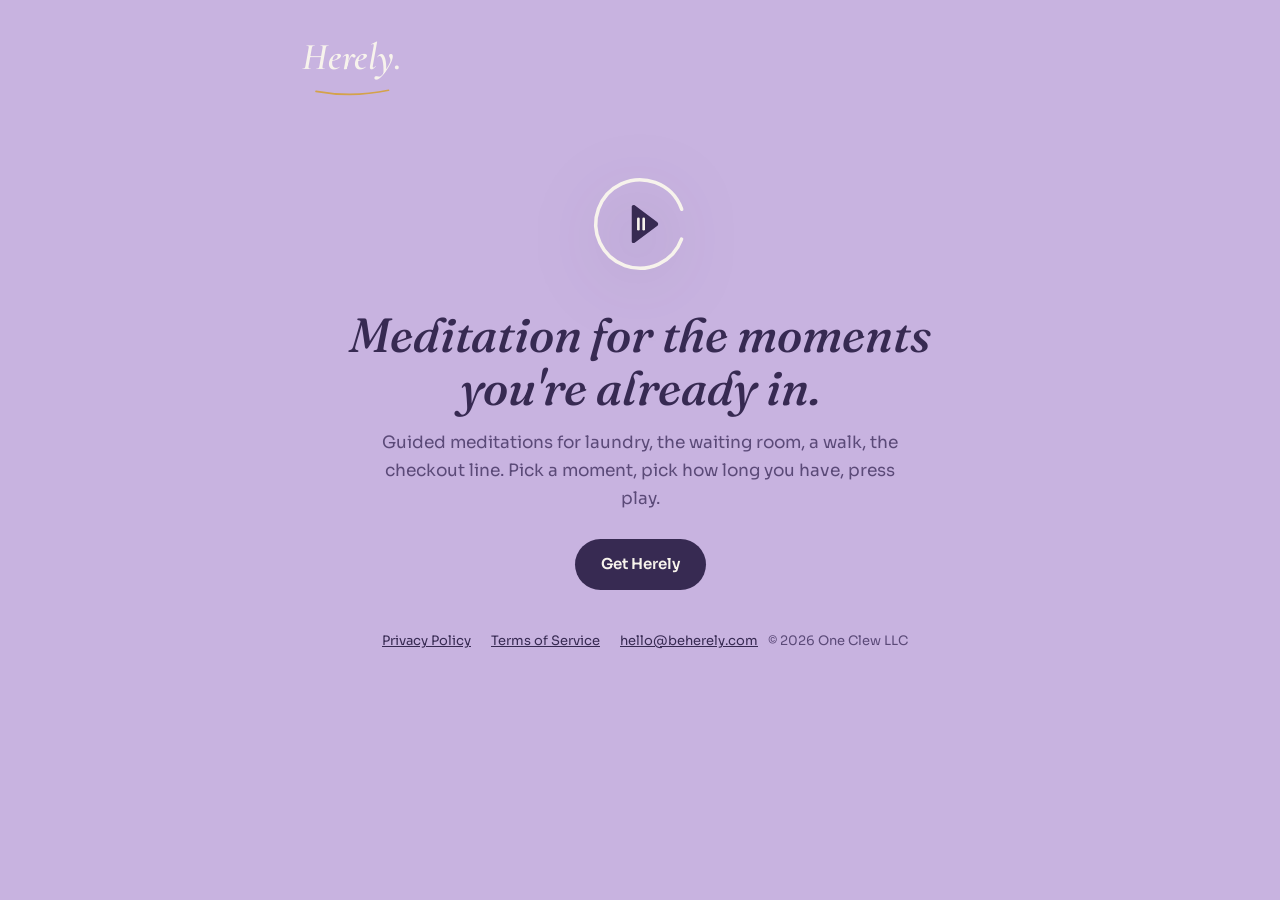
<file: index.html>
<!doctype html><html lang="en"><head><meta charset="utf-8"><meta name="viewport" content="width=device-width,initial-scale=1"><title>Herely. Meditation for the moments you're already in.</title><link rel="canonical" href="https://beherely.com/">
<link rel="icon" href="favicon.png"><link rel="stylesheet" href="https://fonts.googleapis.com/css2?family=Cormorant+Garamond:ital,wght@1,600&family=Fraunces:ital,opsz,wght@1,9..144,500&family=Sora:wght@400;600&display=swap"><link rel="stylesheet" href="style.css"></head><body>
<div class="wrap"><header><a class="word" href="./">Herely.<svg class="word-underline" viewBox="0 0 160 20" preserveAspectRatio="none" aria-hidden="true"><path d="M6,8 Q80,20 154,6"/></svg></a></header>
<section class="hero"><div class="mark" role="img" aria-label="Herely app icon"><svg viewBox="0 0 380 380"><g class="mark-ring"><circle cx="190" cy="190" r="150" fill="none" stroke="#F7F3EC" stroke-width="12" stroke-linecap="round" stroke-dasharray="837.76 104.72" transform="rotate(20 190 190)"/></g><path d="M162,131 C162,127 166,124 172,126 L248,183 C253,186 253,194 248,197 L172,254 C166,256 162,253 162,249 Z" fill="#372A52"/><rect x="180" y="168" width="9" height="44" rx="4.5" fill="#F7F3EC"/><rect x="198" y="168" width="9" height="44" rx="4.5" fill="#F7F3EC"/></svg></div><h1>Meditation for the moments you're already in.</h1>
<p class="lede">Guided meditations for laundry, the waiting room, a walk, the checkout line. Pick a moment, pick how long you have, press play.</p>
<a class="pill" href="./get/?from=website">Get Herely</a></section></div><footer><a href="./privacy/">Privacy Policy</a><a href="./terms/">Terms of Service</a><a href="mailto:hello@beherely.com">hello@beherely.com</a><span>© 2026 One Clew LLC</span></footer></body></html>
</file>
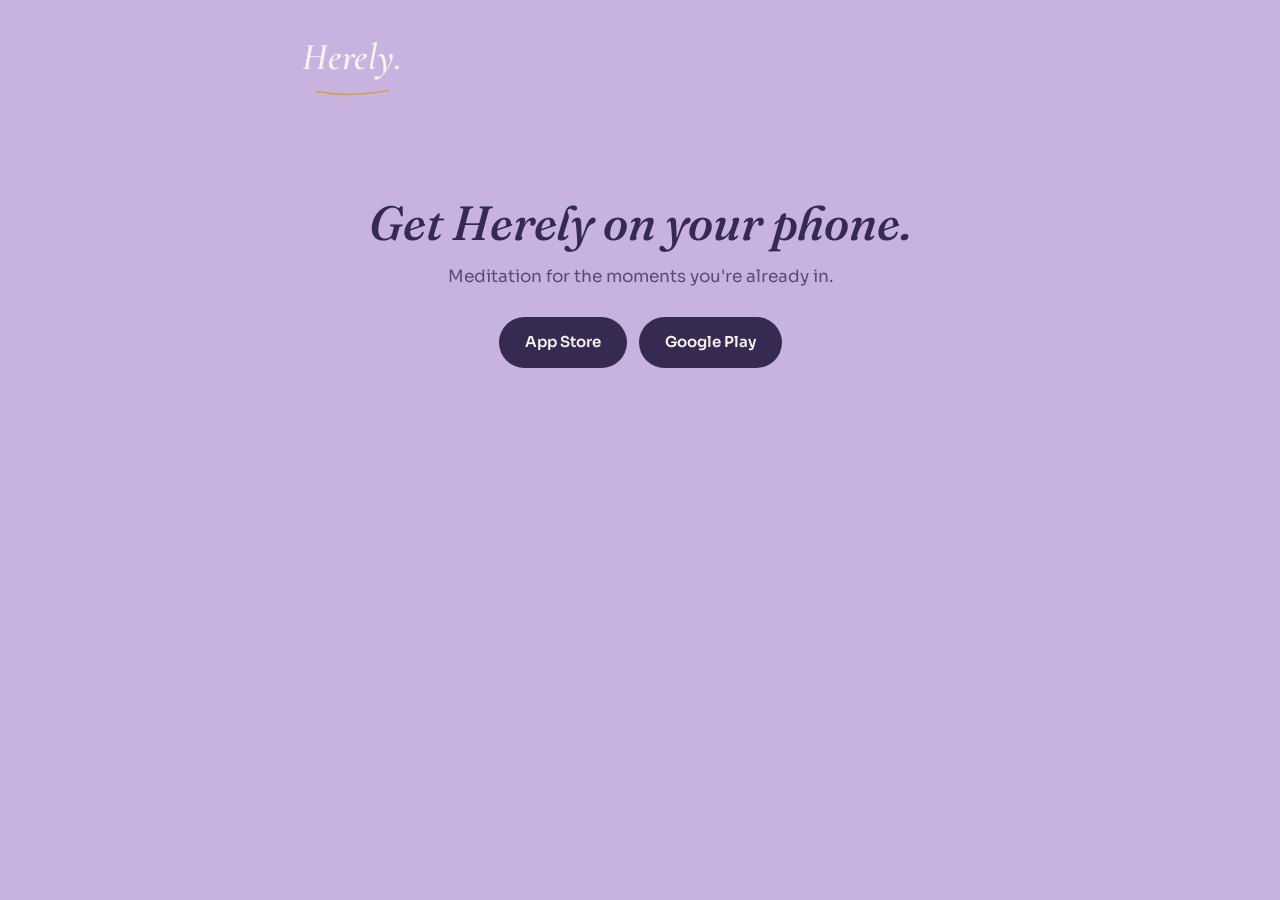
<file: c/index.html>
<!doctype html><html lang="en"><head><meta charset="utf-8"><meta name="viewport" content="width=device-width,initial-scale=1"><title>Herely</title>
<meta name="robots" content="noindex">
<script>
// Numbered promo cards: QR on card 07 opens beherely.com/c/?n=07.
// Before launch it goes to the Tally waitlist tagged ref=card-07.
// Once Herely is live in BOTH stores, set STORES_LIVE = true and every card
// goes to the smart link (/get/) tagged from=card-07 instead. No reprint.
(function(){
  var STORES_LIVE = true;
  var n = (new URLSearchParams(location.search).get('n') || '').replace(/\D/g, '').slice(0, 4);
  // named cards report this name instead of card-<number>
  // 904 = Shoppe 815 candle card; 907/908/909 = HoneyBaked holiday card, standing frame, email
  var NAMES = { '904': 'shoppe815', '907': 'honeyherely-card', '908': 'honeyherely-frame', '909': 'honeyherely-email' };
  // Gift-code cards: on iPhone the scan opens Apple's redeem screen with the code filled in.
  // Android (and computers) go to the smart link as usual; Android users type the code in the app.
  var CODES = { '907': 'HONEYHERELY', '908': 'HONEYHERELY', '909': 'HONEYHERELY' };
  // Cards that show the optional email screen first (Nov 21 2026, asked by the HoneyBaked GM; 908 = the 12x18 line signs).
  // Emails go to the Google Form "HoneyBaked card emails" (cesar@beherely.com). 909 is HBH's own
  // email blast, so those people skip it.
  var EMAIL_STEP = { '907': 'HoneyBaked Sherman Oaks', '908': 'HoneyBaked Sherman Oaks' };
  var tag = n ? (NAMES[n] || 'card-' + n) : 'card';
  var ua = navigator.userAgent || '';
  var isIOS = /iPhone|iPad|iPod/i.test(ua) || (/Macintosh/.test(ua) && navigator.maxTouchPoints > 1);
  var dest = STORES_LIVE
    ? '../get/?from=' + encodeURIComponent(tag)
    : 'https://tally.so/r/J9PRRR?ref=' + encodeURIComponent(tag);
  function count(path, t) {
    // GoatCounter: no cookies, no personal data
    try { var gc = 'https://herely.goatcounter.com/count?p=' + encodeURIComponent(path) + (t ? '&t=' + t : '');
      if (navigator.sendBeacon) navigator.sendBeacon(gc); else new Image().src = gc; } catch(e){}
  }
  if (STORES_LIVE && isIOS && CODES[n]) {
    count('/get/' + tag, 'iPhone');  // same as /get/ counts it
    dest = 'https://apps.apple.com/redeem?ctx=offercodes&id=6815881023&code=' + encodeURIComponent(CODES[n]);
  }
  window.HERELY_DEST = dest;
  window.HERELY_N = n;
  window.HERELY_TAG = tag;
  window.HERELY_COUNT = count;
  window.HERELY_PARTNER = STORES_LIVE ? EMAIL_STEP[n] : null;
  if (!window.HERELY_PARTNER) location.replace(dest);
})();
</script>
<link rel="icon" href="../favicon.png"><link rel="stylesheet" href="https://fonts.googleapis.com/css2?family=Cormorant+Garamond:ital,wght@1,600&family=Fraunces:ital,opsz,wght@1,9..144,500;1,9..144,600&family=Sora:wght@400;600&display=swap"><link rel="stylesheet" href="../style.css">
<style>
#gift{display:none;max-width:420px;margin:0 auto;padding:8px 24px 40px;text-align:center}
.gift-on #gift{display:block}.gift-on .hero{display:none}
#gift .kick{margin-top:22px;font-family:Futura,'Century Gothic',sans-serif;font-weight:500;letter-spacing:.12em;font-size:13px;color:#6E0E0F}
#gift h1{font-family:Fraunces,serif;font-style:italic;font-weight:600;font-size:34px;line-height:1.1;margin:8px 0 0;color:#372A52}
#gift .sub{font-family:Sora,sans-serif;font-size:15px;color:#5B4A78;margin:14px 0 0;line-height:1.45}
#gift input{width:100%;box-sizing:border-box;margin-top:22px;height:54px;border:2px solid #C8B3E0;border-radius:14px;background:#fff;padding:0 16px;font:16px Sora,sans-serif;color:#372A52;outline:none}
#gift input:focus{border-color:#372A52}
#gift .btn{width:100%;margin-top:14px;height:56px;border:0;border-radius:30px;background:#372A52;color:#F7F3EC;font:600 16px Sora,sans-serif;cursor:pointer}
#gift .skip{display:inline-block;margin-top:18px;font:600 15px Sora,sans-serif;color:#5B4A78;text-decoration:underline;background:none;border:0;cursor:pointer;padding:6px 12px}
#gift .fine{margin-top:16px;font:11px/1.45 Sora,sans-serif;color:#7a6e90}
#gift .err{min-height:18px;margin-top:8px;font:13px Sora,sans-serif;color:#9b2c2c}
</style>
</head><body>
<div class="wrap"><header><a class="word" href="../">Herely.<svg class="word-underline" viewBox="0 0 160 20" preserveAspectRatio="none" aria-hidden="true"><path d="M6,8 Q80,20 154,6"/></svg></a></header>
<section class="hero"><h1>One moment...</h1>
<p class="lede">Taking you to Herely.</p>
<a class="pill" id="go" href="https://tally.so/r/J9PRRR?ref=card">Continue</a>
</section>
<form id="gift" novalidate>
  <div class="kick">HONEYBAKED HAM IS GIVING YOU</div>
  <h1>2 months of Herely, free.</h1>
  <p class="sub">Want holiday news and offers from HoneyBaked Sherman Oaks and Herely?</p>
  <input id="email" type="email" name="email" autocomplete="email" inputmode="email" autocapitalize="off" spellcheck="false" placeholder="Your email" aria-label="Your email">
  <div class="err" id="err" role="alert"></div>
  <button class="btn" type="submit" id="send">Get my 2 free months</button>
  <div><button class="skip" type="button" id="skip">Skip</button></div>
  <p class="fine">Optional. By tapping the button you agree to emails from HoneyBaked Sherman Oaks and Herely. Unsubscribe anytime. <a href="../privacy/" style="color:inherit">Privacy</a></p>
</form>
</div>
<script>
if (window.HERELY_DEST) document.getElementById('go').href = window.HERELY_DEST;
if (window.HERELY_PARTNER) (function(){
  document.body.classList.add('gift-on');
  var FORM = 'https://docs.google.com/forms/d/e/1FAIpQLSfm9z3-q2W61UqMOd46j2qa9fh4zOiYc-nKf_X__nBjXpeBvg/formResponse';
  var gone = false;
  function go(){ if (gone) return; gone = true; location.replace(window.HERELY_DEST); }
  document.getElementById('skip').onclick = go;
  document.getElementById('gift').onsubmit = function(e){
    e.preventDefault();
    var v = document.getElementById('email').value.trim();
    if (!v) { go(); return; }
    if (!/^[^\s@]+@[^\s@]+\.[^\s@]{2,}$/.test(v)) { document.getElementById('err').textContent = 'That email looks off. Fix it, or tap Skip.'; return; }
    document.getElementById('send').textContent = 'One moment...';
    var body = new URLSearchParams({ 'entry.1120822576': v, 'entry.1361802740': window.HERELY_TAG });
    window.HERELY_COUNT('/email/' + window.HERELY_TAG);
    try { fetch(FORM, { method: 'POST', mode: 'no-cors', keepalive: true, body: body }).then(go, go); } catch(x) { go(); }
    setTimeout(go, 1500);
  };
})();
</script>
</body></html>
</file>
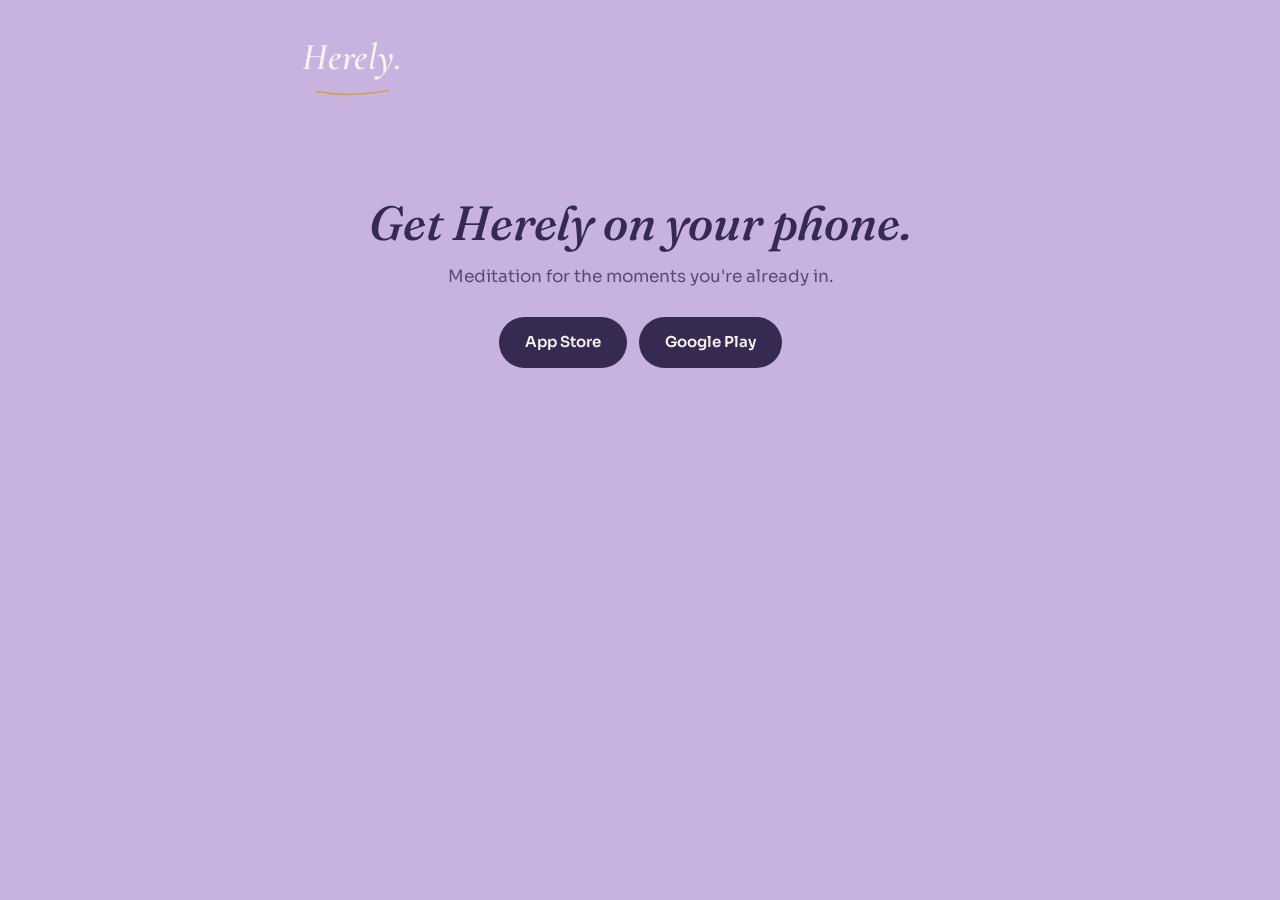
<file: get/index.html>
<!doctype html><html lang="en"><head><meta charset="utf-8"><meta name="viewport" content="width=device-width,initial-scale=1"><title>Get Herely</title>
<meta name="robots" content="noindex">
<script>
(function(){
  var IOS = 'https://apps.apple.com/app/id6815881023';
  var IOS_CAMPAIGN = 'https://apps.apple.com/app/apple-store/id6815881023';
  var PLAY = 'https://play.google.com/store/apps/details?id=com.beherely.app';
  var from = (new URLSearchParams(location.search).get('from') || 'direct').replace(/[^\w-]/g, '').slice(0, 40);
  var ua = navigator.userAgent || '';
  var isIOS = /iPhone|iPad|iPod/i.test(ua) || (/Macintosh/.test(ua) && navigator.maxTouchPoints > 1);
  var isAndroid = /Android/i.test(ua);
  var playTagged = PLAY + '&referrer=' + encodeURIComponent('utm_source=' + from + '&utm_medium=qr');
  var iosTagged = IOS_CAMPAIGN + '?pt=129511102&mt=8&ct=' + encodeURIComponent(from);
  // Launch switches: while a store isn't live yet, that phone goes to the early-access
  // sign-up instead (still tagged with where they came from). Flip to true when live.
  var IOS_LIVE = true, ANDROID_LIVE = true;
  var waitlist = 'https://tally.so/r/J9PRRR?source=' + encodeURIComponent(from);
  if (!IOS_LIVE) iosTagged = waitlist;
  if (!ANDROID_LIVE) playTagged = waitlist;
  // Free-week notice: visitors from these tags see it for a few seconds before the store.
  // It switches itself off after PROMO_END (end of Friday Oct 16, Pacific).
  // A tag matches itself or any tag that starts with it plus a dash (card covers card-07).
  var PROMO_FROM = ['sticker', 'card', 'tally'], PROMO_END = new Date('2026-10-17T00:00:00-07:00');
  var promo = new Date() < PROMO_END && PROMO_FROM.some(function(p){ return from === p || from.indexOf(p + '-') === 0; });
  window.HERELY_LINKS = { ios: iosTagged, play: playTagged, iosLive: IOS_LIVE, androidLive: ANDROID_LIVE, promo: promo, isIOS: isIOS, isAndroid: isAndroid };
  // Tap counter (GoatCounter: no cookies, no personal data). Each visit counts as /get/<tag>.
  try { var gc = 'https://herely.goatcounter.com/count?p=' + encodeURIComponent('/get/' + from) + '&t=' + encodeURIComponent(isIOS ? 'iPhone' : isAndroid ? 'Android' : 'Computer');
    if (navigator.sendBeacon) navigator.sendBeacon(gc); else new Image().src = gc; } catch(e){}
  var go = isIOS ? iosTagged : isAndroid ? playTagged : null;
  if (go && promo) setTimeout(function(){ location.replace(go); }, 6000);
  else if (go) location.replace(go);
})();
</script>
<link rel="icon" href="../favicon.png"><link rel="stylesheet" href="https://fonts.googleapis.com/css2?family=Cormorant+Garamond:ital,wght@1,600&family=Fraunces:ital,opsz,wght@1,9..144,500&family=Sora:wght@400;600&display=swap"><link rel="stylesheet" href="../style.css">
<style>.stores{display:flex;flex-wrap:wrap;gap:12px;justify-content:center;margin-top:26px}.stores .pill{margin-top:0}</style>
</head><body>
<div class="wrap"><header><a class="word" href="../">Herely.<svg class="word-underline" viewBox="0 0 160 20" preserveAspectRatio="none" aria-hidden="true"><path d="M6,8 Q80,20 154,6"/></svg></a></header>
<section class="hero"><h1>Get Herely on your phone.</h1>
<p class="lede">Meditation for the moments you're already in.</p>
<div class="stores"><a class="pill" id="ios" href="https://apps.apple.com/app/id6815881023">App Store</a><a class="pill" id="play" href="https://play.google.com/store/apps/details?id=com.beherely.app">Google Play</a></div>
</section></div>
<script>if (window.HERELY_LINKS) { var L = window.HERELY_LINKS, i = document.getElementById('ios'), p = document.getElementById('play'); i.href = L.ios; p.href = L.play; if (!L.iosLive) i.textContent = 'iPhone: get notified'; if (!L.androidLive) p.textContent = 'Android: get notified';
  if (L.promo) {
    document.querySelector('.hero h1').textContent = 'Surprise!';
    document.querySelector('.hero .lede').textContent = 'Herely is free for everyone until Saturday, Oct 17. Enjoy.';
    if (L.isIOS) p.style.display = 'none';
    if (L.isAndroid) i.style.display = 'none';
    if (L.isIOS || L.isAndroid) (L.isIOS ? i : p).textContent = 'Get Herely';
  }
}</script>
</body></html>
</file>
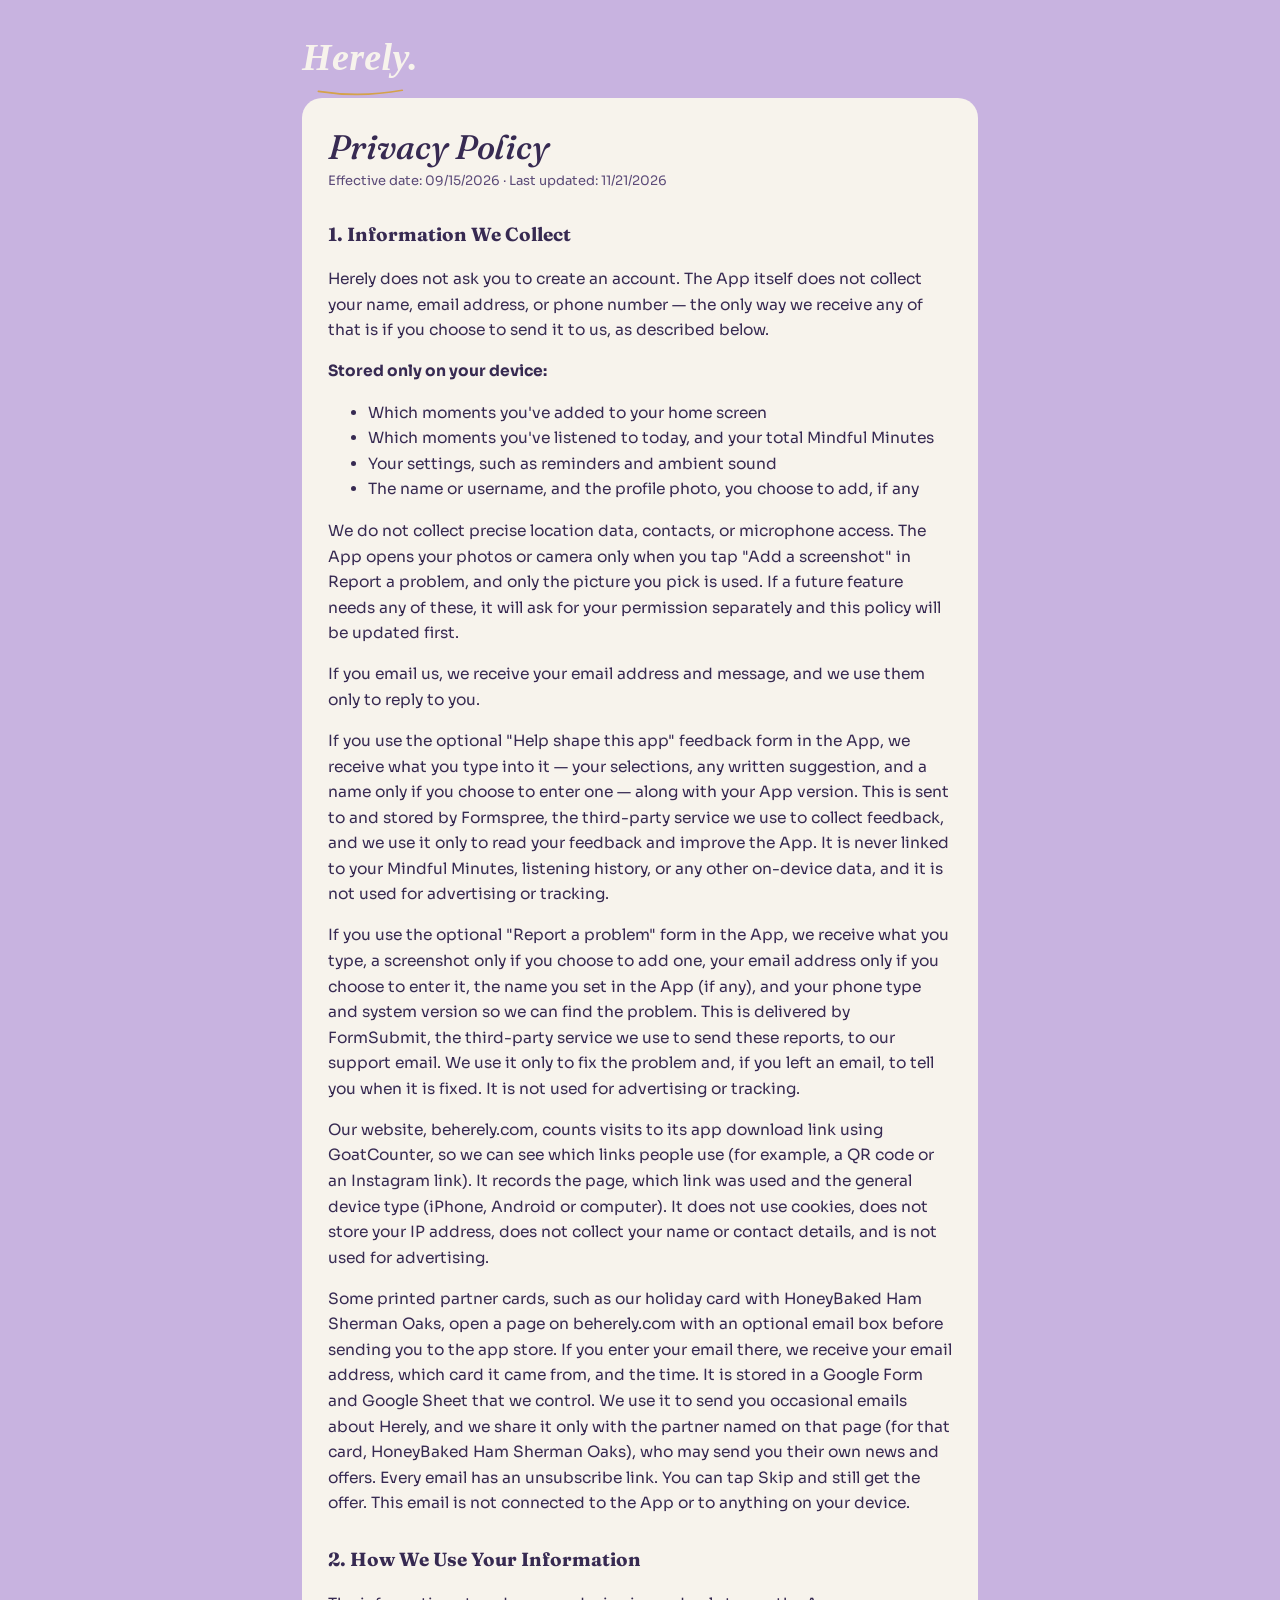
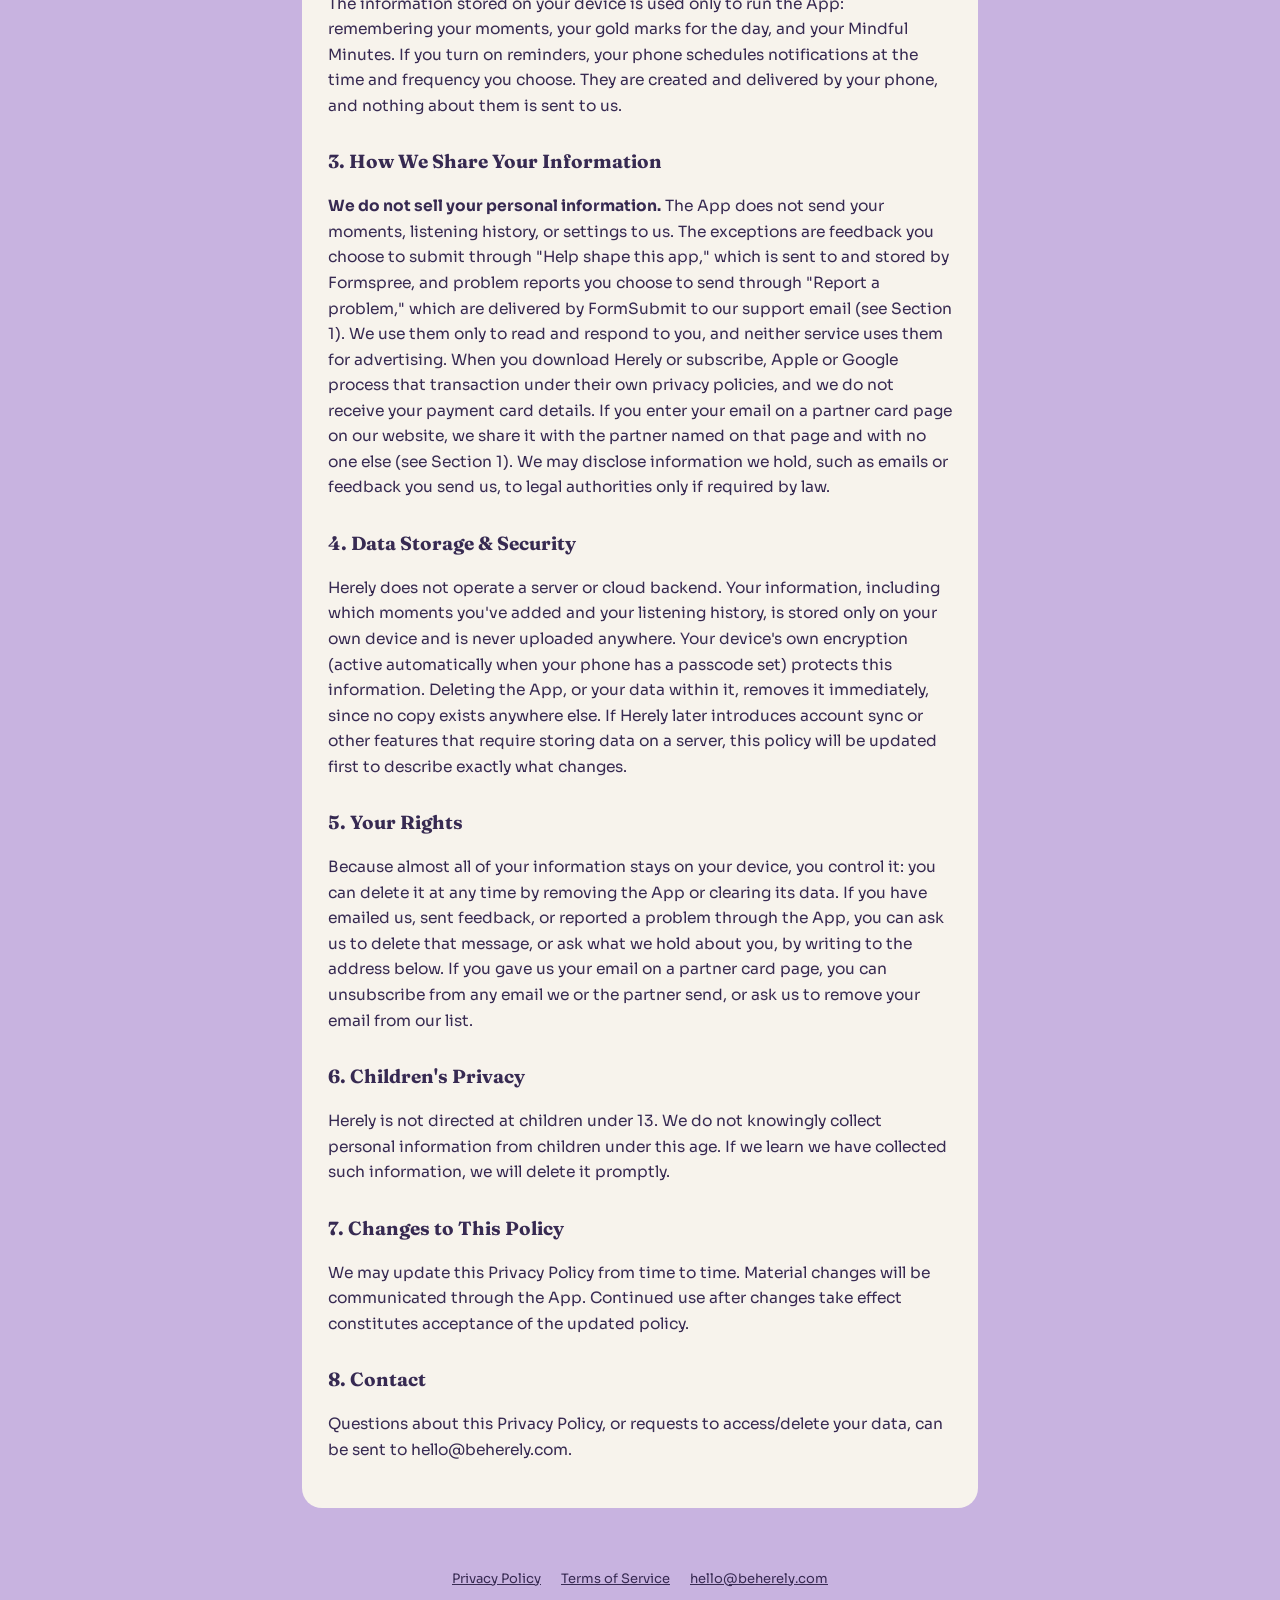
<file: privacy/index.html>
<!doctype html><html lang="en"><head><meta charset="utf-8"><meta name="viewport" content="width=device-width,initial-scale=1"><title>Privacy Policy | Herely</title><link rel="canonical" href="https://beherely.com/privacy/">
<link rel="icon" href="../favicon.png"><link rel="stylesheet" href="https://fonts.googleapis.com/css2?family=Fraunces:ital,opsz,wght@1,9..144,500&family=Sora:wght@400;600&display=swap"><link rel="stylesheet" href="../style.css"></head><body>
<div class="wrap"><header><a class="word" href="../">Herely.<svg class="word-underline" viewBox="0 0 160 20" preserveAspectRatio="none" aria-hidden="true"><path d="M6,8 Q80,20 154,6"/></svg></a></header>
<main class="card doc"><h1>Privacy Policy</h1><div class="meta">Effective date: 09/15/2026 &middot; Last updated: 11/21/2026</div><h2>1. Information We Collect</h2>
      <p>Herely does not ask you to create an account. The App itself does not collect your name, email address, or phone number &mdash; the only way we receive any of that is if you choose to send it to us, as described below.</p>
      <p><strong>Stored only on your device:</strong></p>
      <ul>
        <li>Which moments you've added to your home screen</li>
        <li>Which moments you've listened to today, and your total Mindful Minutes</li>
        <li>Your settings, such as reminders and ambient sound</li>
        <li>The name or username, and the profile photo, you choose to add, if any</li>
      </ul>
      <p>We do not collect precise location data, contacts, or microphone access. The App opens your photos or camera only when you tap "Add a screenshot" in Report a problem, and only the picture you pick is used. If a future feature needs any of these, it will ask for your permission separately and this policy will be updated first.</p>
      <p>If you email us, we receive your email address and message, and we use them only to reply to you.</p>
      <p>If you use the optional "Help shape this app" feedback form in the App, we receive what you type into it &mdash; your selections, any written suggestion, and a name only if you choose to enter one &mdash; along with your App version. This is sent to and stored by Formspree, the third-party service we use to collect feedback, and we use it only to read your feedback and improve the App. It is never linked to your Mindful Minutes, listening history, or any other on-device data, and it is not used for advertising or tracking.</p>
      <p>If you use the optional "Report a problem" form in the App, we receive what you type, a screenshot only if you choose to add one, your email address only if you choose to enter it, the name you set in the App (if any), and your phone type and system version so we can find the problem. This is delivered by FormSubmit, the third-party service we use to send these reports, to our support email. We use it only to fix the problem and, if you left an email, to tell you when it is fixed. It is not used for advertising or tracking.</p>
      <p>Our website, beherely.com, counts visits to its app download link using GoatCounter, so we can see which links people use (for example, a QR code or an Instagram link). It records the page, which link was used and the general device type (iPhone, Android or computer). It does not use cookies, does not store your IP address, does not collect your name or contact details, and is not used for advertising.</p>
      <p>Some printed partner cards, such as our holiday card with HoneyBaked Ham Sherman Oaks, open a page on beherely.com with an optional email box before sending you to the app store. If you enter your email there, we receive your email address, which card it came from, and the time. It is stored in a Google Form and Google Sheet that we control. We use it to send you occasional emails about Herely, and we share it only with the partner named on that page (for that card, HoneyBaked Ham Sherman Oaks), who may send you their own news and offers. Every email has an unsubscribe link. You can tap Skip and still get the offer. This email is not connected to the App or to anything on your device.</p>

      <h2>2. How We Use Your Information</h2>
      <p>The information stored on your device is used only to run the App: remembering your moments, your gold marks for the day, and your Mindful Minutes. If you turn on reminders, your phone schedules notifications at the time and frequency you choose. They are created and delivered by your phone, and nothing about them is sent to us.</p>
      <h2>3. How We Share Your Information</h2>
      <p><strong>We do not sell your personal information.</strong> The App does not send your moments, listening history, or settings to us. The exceptions are feedback you choose to submit through "Help shape this app," which is sent to and stored by Formspree, and problem reports you choose to send through "Report a problem," which are delivered by FormSubmit to our support email (see Section 1). We use them only to read and respond to you, and neither service uses them for advertising. When you download Herely or subscribe, Apple or Google process that transaction under their own privacy policies, and we do not receive your payment card details. If you enter your email on a partner card page on our website, we share it with the partner named on that page and with no one else (see Section 1). We may disclose information we hold, such as emails or feedback you send us, to legal authorities only if required by law.</p>
      <h2>4. Data Storage &amp; Security</h2>
      <p>Herely does not operate a server or cloud backend. Your information, including which moments you've added and your listening history, is stored only on your own device and is never uploaded anywhere. Your device's own encryption (active automatically when your phone has a passcode set) protects this information. Deleting the App, or your data within it, removes it immediately, since no copy exists anywhere else. If Herely later introduces account sync or other features that require storing data on a server, this policy will be updated first to describe exactly what changes.</p>
      <h2>5. Your Rights</h2>
      <p>Because almost all of your information stays on your device, you control it: you can delete it at any time by removing the App or clearing its data. If you have emailed us, sent feedback, or reported a problem through the App, you can ask us to delete that message, or ask what we hold about you, by writing to the address below. If you gave us your email on a partner card page, you can unsubscribe from any email we or the partner send, or ask us to remove your email from our list.</p>
      <h2>6. Children's Privacy</h2>
      <p>Herely is not directed at children under 13. We do not knowingly collect personal information from children under this age. If we learn we have collected such information, we will delete it promptly.</p>
      <h2>7. Changes to This Policy</h2>
      <p>We may update this Privacy Policy from time to time. Material changes will be communicated through the App. Continued use after changes take effect constitutes acceptance of the updated policy.</p>
      <h2>8. Contact</h2>
      <p>Questions about this Privacy Policy, or requests to access/delete your data, can be sent to hello@beherely.com.</p></main></div><footer><a href="../privacy/">Privacy Policy</a><a href="../terms/">Terms of Service</a><a href="mailto:hello@beherely.com">hello@beherely.com</a></footer></body></html>
</file>
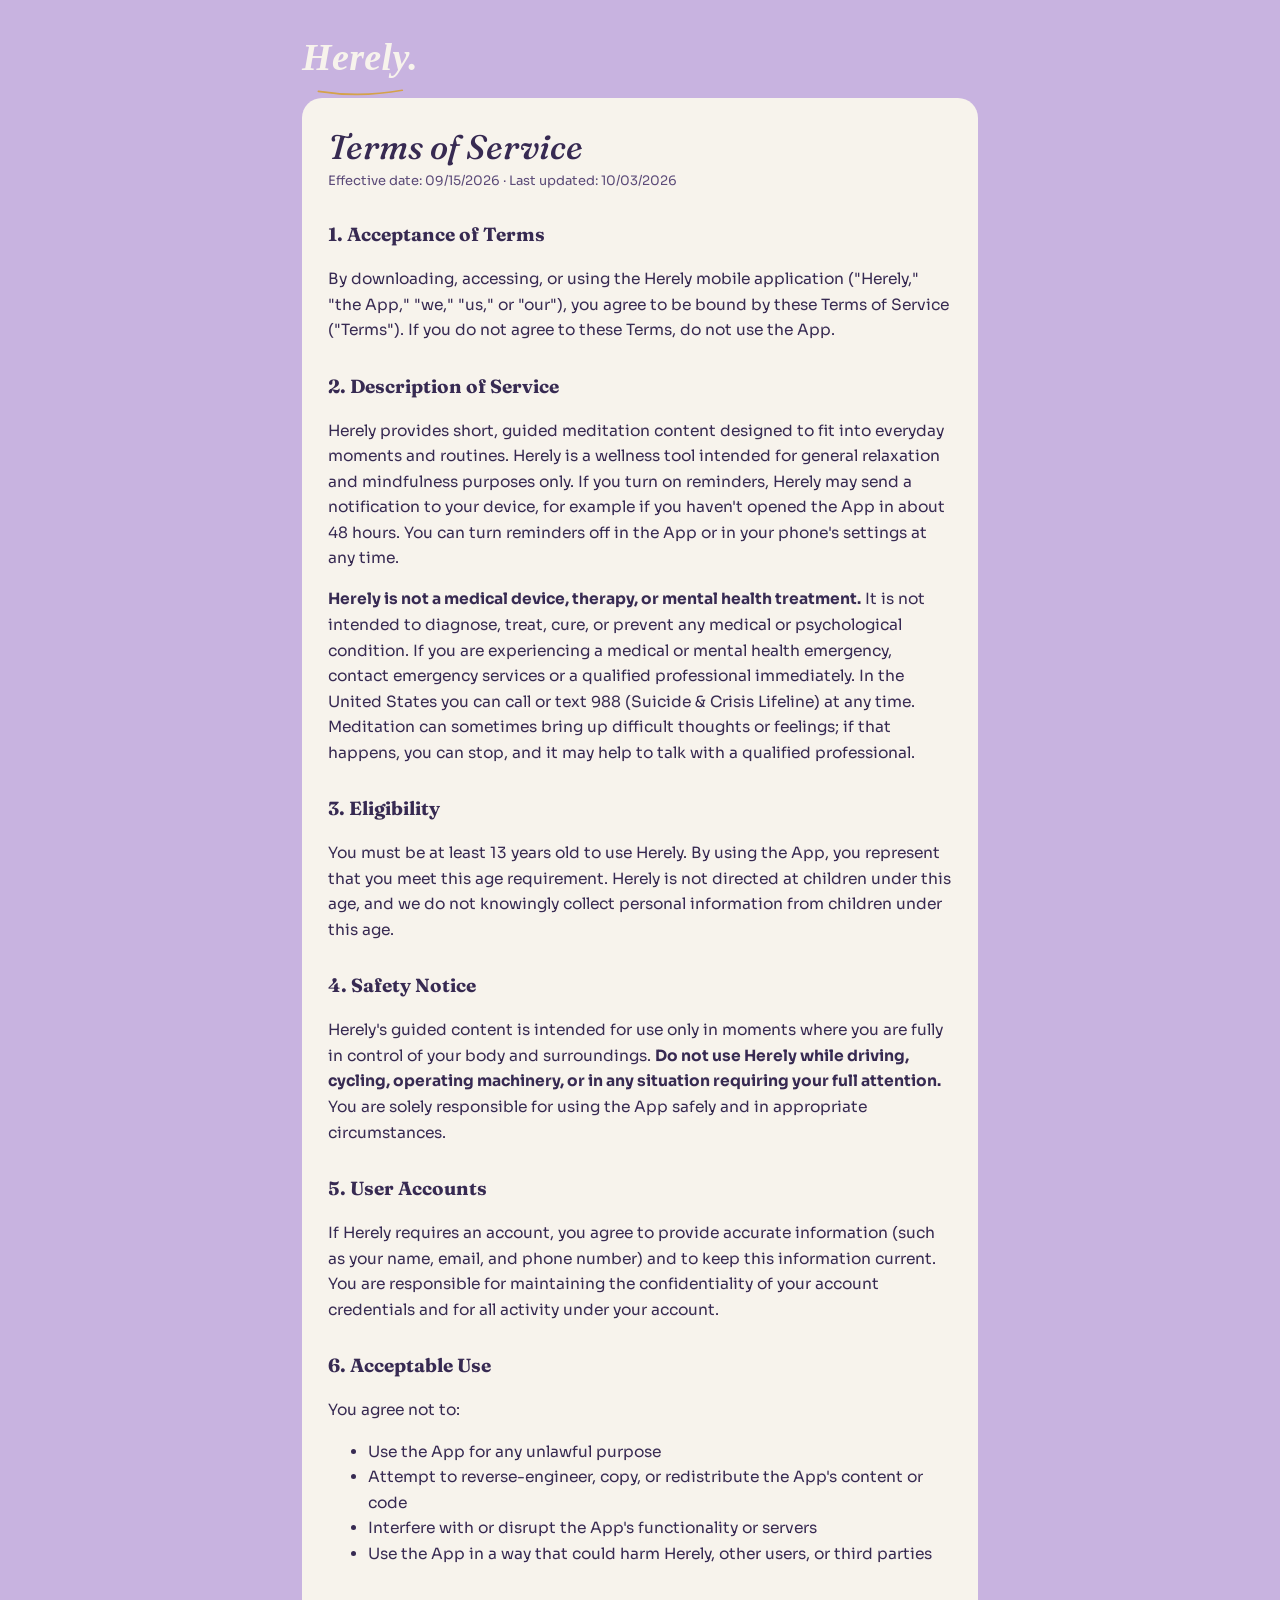
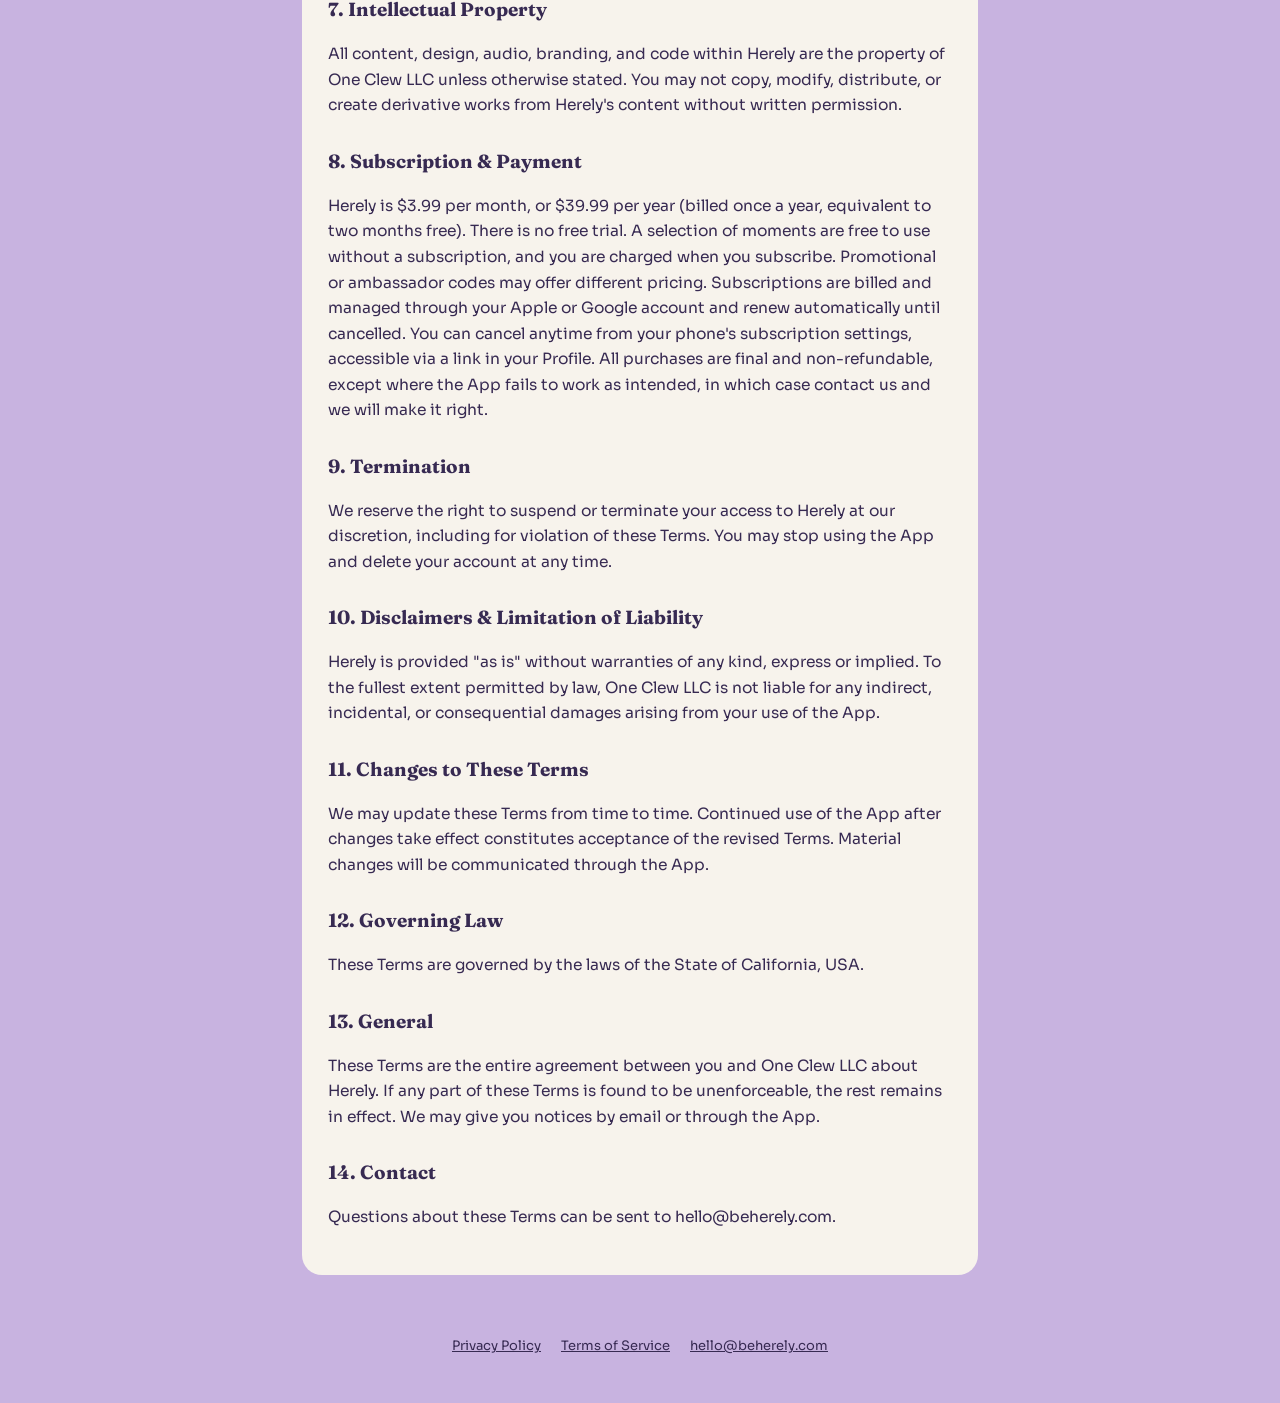
<file: terms/index.html>
<!doctype html><html lang="en"><head><meta charset="utf-8"><meta name="viewport" content="width=device-width,initial-scale=1"><title>Terms of Service | Herely</title><link rel="canonical" href="https://beherely.com/terms/">
<link rel="icon" href="../favicon.png"><link rel="stylesheet" href="https://fonts.googleapis.com/css2?family=Fraunces:ital,opsz,wght@1,9..144,500&family=Sora:wght@400;600&display=swap"><link rel="stylesheet" href="../style.css"></head><body>
<div class="wrap"><header><a class="word" href="../">Herely.<svg class="word-underline" viewBox="0 0 160 20" preserveAspectRatio="none" aria-hidden="true"><path d="M6,8 Q80,20 154,6"/></svg></a></header>
<main class="card doc"><h1>Terms of Service</h1><div class="meta">Effective date: 09/15/2026 &middot; Last updated: 10/03/2026</div><h2>1. Acceptance of Terms</h2>
      <p>By downloading, accessing, or using the Herely mobile application ("Herely," "the App," "we," "us," or "our"), you agree to be bound by these Terms of Service ("Terms"). If you do not agree to these Terms, do not use the App.</p>
      <h2>2. Description of Service</h2>
      <p>Herely provides short, guided meditation content designed to fit into everyday moments and routines. Herely is a wellness tool intended for general relaxation and mindfulness purposes only. If you turn on reminders, Herely may send a notification to your device, for example if you haven't opened the App in about 48 hours. You can turn reminders off in the App or in your phone's settings at any time.</p>
      <p><strong>Herely is not a medical device, therapy, or mental health treatment.</strong> It is not intended to diagnose, treat, cure, or prevent any medical or psychological condition. If you are experiencing a medical or mental health emergency, contact emergency services or a qualified professional immediately. In the United States you can call or text 988 (Suicide & Crisis Lifeline) at any time. Meditation can sometimes bring up difficult thoughts or feelings; if that happens, you can stop, and it may help to talk with a qualified professional.</p>
      <h2>3. Eligibility</h2>
      <p>You must be at least 13 years old to use Herely. By using the App, you represent that you meet this age requirement. Herely is not directed at children under this age, and we do not knowingly collect personal information from children under this age.</p>
      <h2>4. Safety Notice</h2>
      <p>Herely's guided content is intended for use only in moments where you are fully in control of your body and surroundings. <strong>Do not use Herely while driving, cycling, operating machinery, or in any situation requiring your full attention.</strong> You are solely responsible for using the App safely and in appropriate circumstances.</p>
      <h2>5. User Accounts</h2>
      <p>If Herely requires an account, you agree to provide accurate information (such as your name, email, and phone number) and to keep this information current. You are responsible for maintaining the confidentiality of your account credentials and for all activity under your account.</p>
      <h2>6. Acceptable Use</h2>
      <p>You agree not to:</p>
      <ul>
        <li>Use the App for any unlawful purpose</li>
        <li>Attempt to reverse-engineer, copy, or redistribute the App's content or code</li>
        <li>Interfere with or disrupt the App's functionality or servers</li>
        <li>Use the App in a way that could harm Herely, other users, or third parties</li>
      </ul>
      <h2>7. Intellectual Property</h2>
      <p>All content, design, audio, branding, and code within Herely are the property of One Clew LLC unless otherwise stated. You may not copy, modify, distribute, or create derivative works from Herely's content without written permission.</p>
      <h2>8. Subscription &amp; Payment</h2>
      <p>Herely is $3.99 per month, or $39.99 per year (billed once a year, equivalent to two months free). There is no free trial. A selection of moments are free to use without a subscription, and you are charged when you subscribe. Promotional or ambassador codes may offer different pricing. Subscriptions are billed and managed through your Apple or Google account and renew automatically until cancelled. You can cancel anytime from your phone's subscription settings, accessible via a link in your Profile. All purchases are final and non-refundable, except where the App fails to work as intended, in which case contact us and we will make it right.</p>
      <h2>9. Termination</h2>
      <p>We reserve the right to suspend or terminate your access to Herely at our discretion, including for violation of these Terms. You may stop using the App and delete your account at any time.</p>
      <h2>10. Disclaimers &amp; Limitation of Liability</h2>
      <p>Herely is provided "as is" without warranties of any kind, express or implied. To the fullest extent permitted by law, One Clew LLC is not liable for any indirect, incidental, or consequential damages arising from your use of the App.</p>
      <h2>11. Changes to These Terms</h2>
      <p>We may update these Terms from time to time. Continued use of the App after changes take effect constitutes acceptance of the revised Terms. Material changes will be communicated through the App.</p>
      <h2>12. Governing Law</h2>
      <p>These Terms are governed by the laws of the State of California, USA.</p>
      <h2>13. General</h2>
      <p>These Terms are the entire agreement between you and One Clew LLC about Herely. If any part of these Terms is found to be unenforceable, the rest remains in effect. We may give you notices by email or through the App.</p>
      <h2>14. Contact</h2>
      <p>Questions about these Terms can be sent to hello@beherely.com.</p></main></div><footer><a href="../privacy/">Privacy Policy</a><a href="../terms/">Terms of Service</a><a href="mailto:hello@beherely.com">hello@beherely.com</a></footer></body></html>
</file>
<file: style.css>
:root{--lav:#C8B3E0;--plum:#372A52;--cream:#F7F3EC;--gold:#B8862F;--muted:#5B4A78}
*{box-sizing:border-box}
body{margin:0;background:var(--lav);color:var(--plum);font-family:'Sora',system-ui,sans-serif;line-height:1.65}
a{color:var(--plum)}
.wrap{max-width:720px;margin:0 auto;padding:0 22px}
header{padding:26px 0 0}
.word{font-family:'Cormorant Garamond',Georgia,serif;font-style:italic;font-weight:600;font-size:38px;letter-spacing:0.01em;color:var(--cream);text-decoration:none;display:inline-flex;flex-direction:column;align-items:center}
.word-underline{width:78%;height:11px;margin-top:-2px;display:block;overflow:visible}
.word-underline path{fill:none;stroke:#D4A24A;stroke-width:3;stroke-linecap:round}
.hero{padding:70px 0 40px;text-align:center}
.mark{width:112px;height:112px;margin:0 auto;filter:drop-shadow(0 14px 34px rgba(55,42,82,.28))}
.mark svg{width:100%;height:100%;display:block}
.mark-ring{transform-origin:190px 190px;animation:spin 14s linear infinite}
@keyframes spin{from{transform:rotate(0deg)}to{transform:rotate(360deg)}}
h1{font-family:'Fraunces',Georgia,serif;font-style:italic;font-weight:500;font-size:clamp(32px,7vw,48px);line-height:1.12;margin:28px 0 14px}
.lede{font-size:17px;color:var(--muted);max-width:32em;margin:0 auto}
.pill{display:inline-block;margin-top:26px;background:var(--plum);color:var(--cream);border-radius:999px;padding:13px 26px;font-weight:600;font-size:15px;text-decoration:none}
.card{background:var(--cream);border-radius:20px;padding:30px 26px;margin:0 0 60px}
.doc h1{font-size:34px;margin:0 0 4px}
.doc .meta{color:var(--muted);font-size:13px;margin-bottom:22px}
.doc h2{font-family:'Fraunces',Georgia,serif;font-size:19px;margin:28px 0 8px}
.doc p,.doc li{font-size:15.5px}
footer{padding:0 0 46px;text-align:center;font-size:13px;color:var(--muted)}
footer a{margin:0 10px}
</file>
